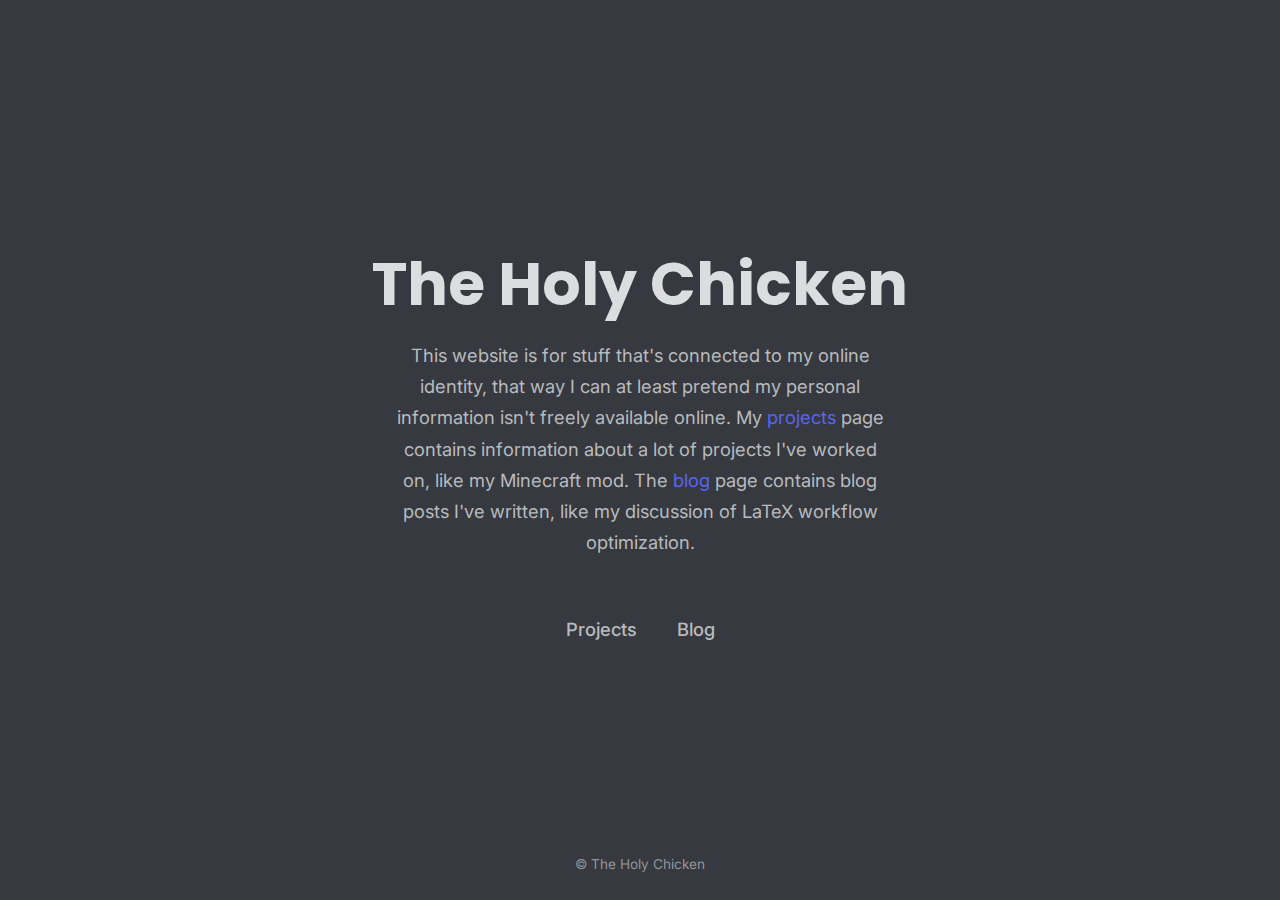
<file: index.html>
<!DOCTYPE html>
<html lang="en">
<head>
    <meta charset="UTF-8">
    <meta name="viewport" content="width=device-width, initial-scale=1.0">
    <title>The Holy Chicken</title>
    <link rel="stylesheet" href="/assets/css/theme.css">
    <link rel="stylesheet" href="/assets/css/home.css">
    <link rel="icon" href="data:image/svg+xml,<svg xmlns=%22http://www.w3.org/2000/svg%22 viewBox=%220 0 100 100%22><text y=%22.9em%22 font-size=%2290%22>🐔</text></svg>">
</head>
<body>
<div class="page-container">
    <main class="content-wrapper">
        <h1 class="site-title">The Holy Chicken</h1>
        <p class="site-description">
            This website is for stuff that's connected to my online identity, that way I can at least pretend my personal information isn't freely available online. My <a href="projects/projects.html">projects</a>
            page contains information about a lot of projects I've worked on, like my Minecraft mod. The <a href="blog/blog.html">blog</a> page contains blog posts I've written, like my discussion of LaTeX
            workflow optimization.
        </p>
        <nav class="navigation-links">
            <a href="/projects/projects.html" class="nav-link">Projects</a>
            <a href="/blog/blog.html" class="nav-link">Blog</a>
        </nav>
    </main>
    <footer class="site-footer">
        <p>&copy; The Holy Chicken<span id="year"></span></p>
    </footer>
</div>
<script src="/assets/js/year.js"></script></body>
</html>
</file>
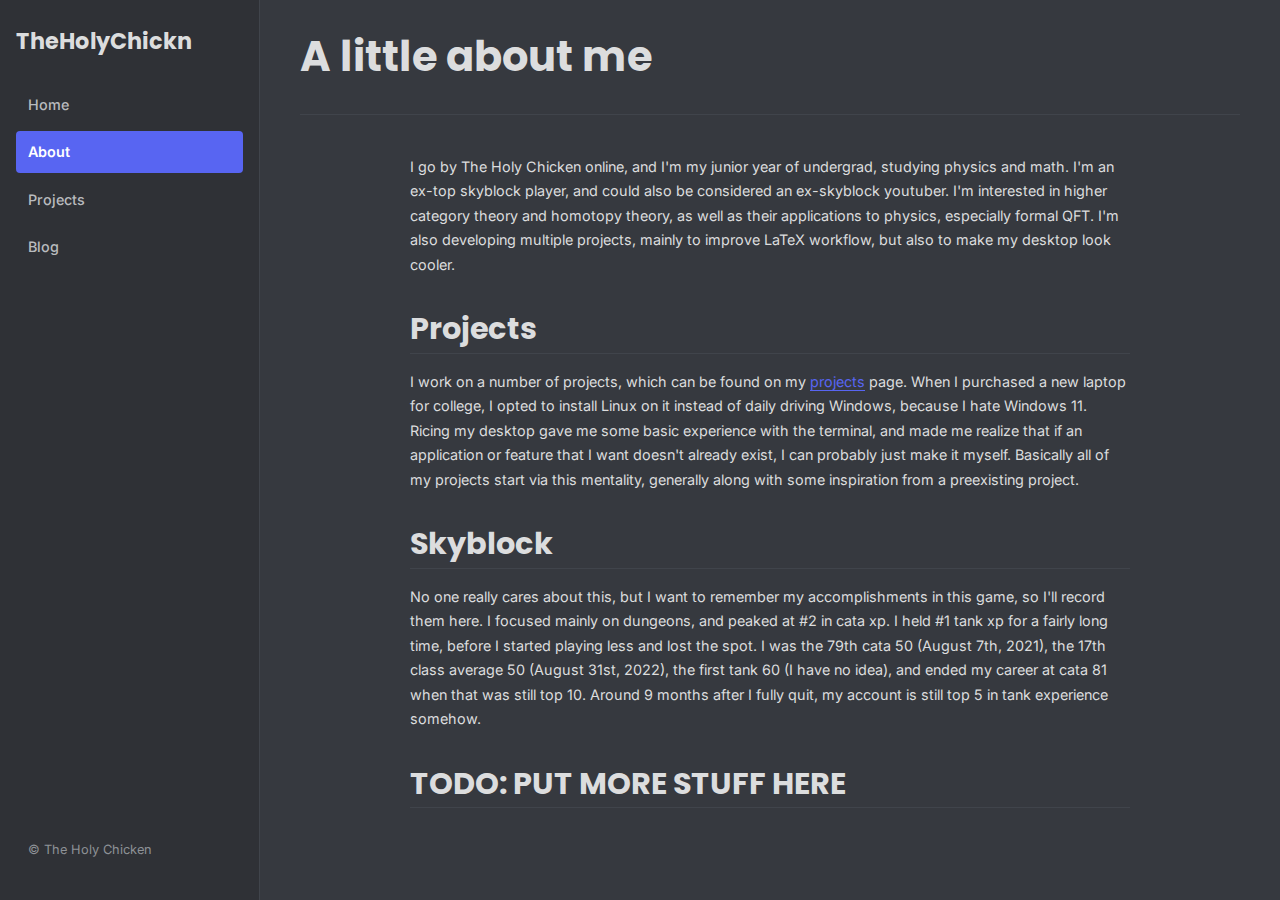
<file: about/index.html>
<!DOCTYPE html>
<html lang="en">
<head>
  <meta charset="UTF-8">
  <meta name="viewport" content="width=device-width, initial-scale=1.0">
  <title>About - TheHolyChickn</title>
  <link rel="stylesheet" href="/assets/css/theme.css">
  <link rel="stylesheet" href="/assets/css/blog.css">
  <link rel="stylesheet" href="/assets/css/post.css">
  <link rel="stylesheet" href="/assets/css/about.css">
  <link rel="icon" href="data:image/svg+xml,<svg xmlns=%22http://www.w3.org/2000/svg%22 viewBox=%220 0 100 100%22><text y=%22.9em%22 font-size=%2290%22>🐔</text></svg>">
</head>
<body>
<div class="site-wrapper">
  <aside class="sidebar-nav">
    <div class="sidebar-header">
      <a href="/index.html" class="site-logo-link">TheHolyChickn</a>
    </div>
    <nav class="main-navigation">
      <ul>
        <li><a href="/index.html" class="nav-item">Home</a></li>
        <li><a href="/about/index.html" class="nav-item active">About</a></li>
        <li><a href="/projects/index.html" class="nav-item">Projects</a></li>
        <li><a href="/blog/index.html" class="nav-item">Blog</a></li>
      </ul>
    </nav>
    <footer class="sidebar-footer">
      <p>&copy; The Holy Chicken<span id="year"></span></p>
    </footer>
  </aside>

  <main class="blog-content-area">
    <article class="article-content-wrapper">
      <header class="article-header">
        <h1 class="article-title">A little about me</h1>
      </header>

      <div class="article-content" id="mainArticleContent">
        <div class="about-container">
          <div class="about-text">
            <p>I go by The Holy Chicken online, and I'm my junior year of undergrad, studying physics and math. I'm an ex-top skyblock player, and could also be considered an ex-skyblock youtuber. I'm interested in higher category theory and homotopy theory, as well as their applications to physics, especially
              formal QFT. I'm also developing multiple projects, mainly to improve LaTeX workflow, but also to make my desktop look cooler.</p>

            <h2 id="projects">Projects</h2>
            <p>I work on a number of projects, which can be found on my <a href="/projects/index.html">projects</a> page. When I purchased a new laptop for college, I opted to install Linux on it instead of daily driving Windows, because I hate Windows 11. Ricing my desktop gave me some basic
            experience with the terminal, and made me realize that if an application or feature that I want doesn't already exist, I can probably just make it myself. Basically all of my projects start via this mentality, generally along with some inspiration from a preexisting project.</p>

            <h2 id="skyblock">Skyblock</h2>
            <p>No one really cares about this, but I want to remember my accomplishments in this game, so I'll record them here. I focused mainly on dungeons, and peaked at #2 in cata xp. I held #1 tank xp for a fairly long time, before I started playing less and lost the spot. I was the 79th cata 50 (August 7th, 2021),
            the 17th class average 50 (August 31st, 2022), the first tank 60 (I have no idea), and ended my career at cata 81 when that was still top 10. Around 9 months after I fully quit, my account is still top 5 in tank experience somehow.</p>

            <h2 id="todo">TODO: PUT MORE STUFF HERE</h2>
          </div>
        </div>
      </div>
    </article>
  </main>
</div>

<script src="/assets/js/year.js"></script>
</body>
</html>
</file>
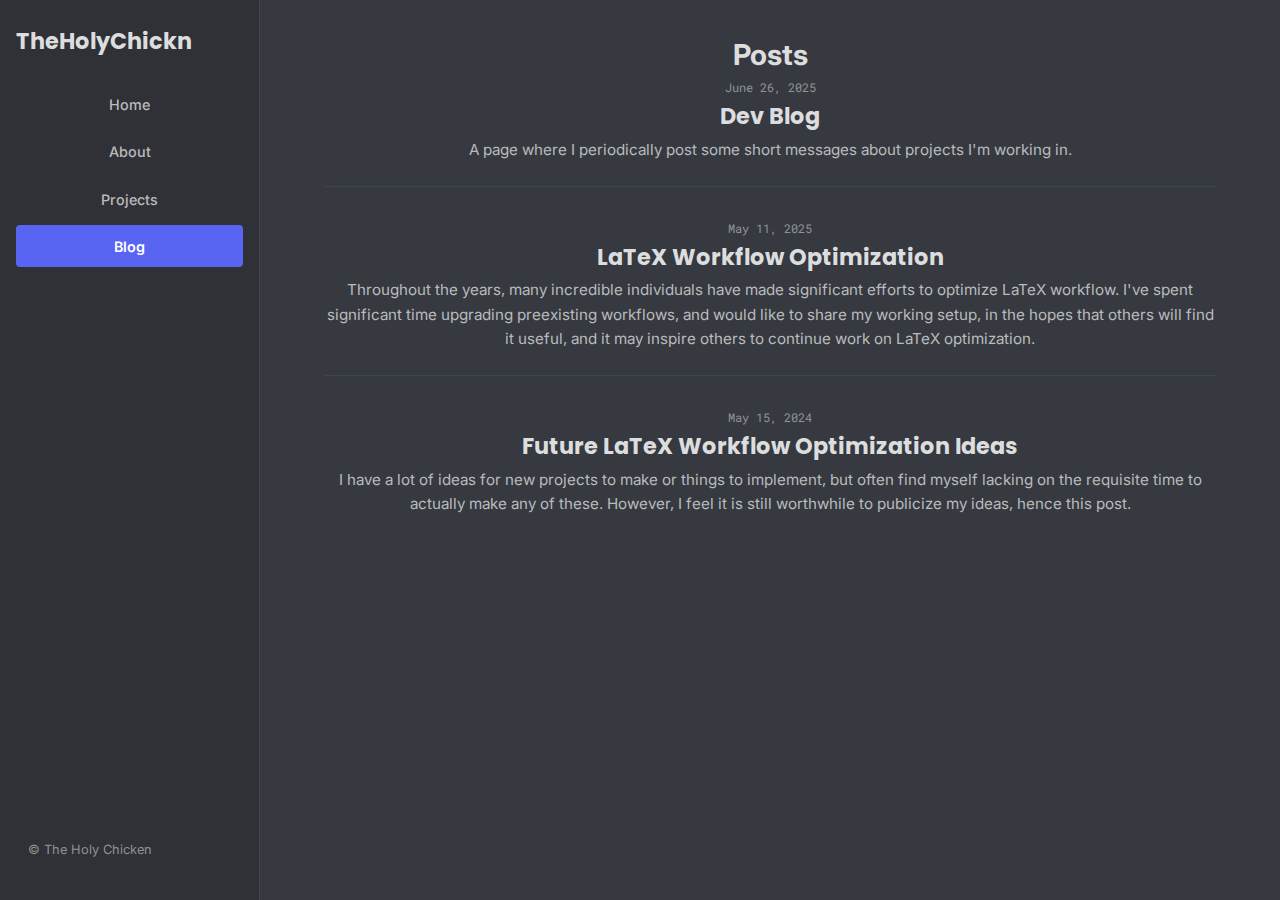
<file: blog/index.html>
<!DOCTYPE html>
<html lang="en">
<head>
  <meta charset="UTF-8">
  <meta name="viewport" content="width=device-width, initial-scale=1.0">
  <title>Blog - TheHolyChickn</title>
  <link rel="stylesheet" href="/assets/css/theme.css">
  <link rel="stylesheet" href="/assets/css/home.css">
  <link rel="stylesheet" href="/assets/css/blog.css">
  <link rel="icon" href="data:image/svg+xml,<svg xmlns=%22http://www.w3.org/2000/svg%22 viewBox=%220 0 100 100%22><text y=%22.9em%22 font-size=%2290%22>🐔</text></svg>">
</head>
<body>
<div class="site-wrapper"> <aside class="sidebar-nav">
  <div class="sidebar-header">
    <a href="/index.html" class="site-logo-link">TheHolyChickn</a>
  </div>
  <nav class="main-navigation">
    <ul>
      <li><a href="/index.html" class="nav-item">Home</a></li>
      <li><a href="/about/index.html" class="nav-item">About</a></li>
      <li><a href="/projects/index.html" class="nav-item">Projects</a></li>
      <li><a href="/blog/index.html" class="nav-item active">Blog</a></li>
    </ul>
  </nav>
  <footer class="sidebar-footer">
    <p>&copy; The Holy Chicken<span id="year"></span></p>
  </footer>
</aside>

  <main class="blog-content-area">
    <header class="blog-page-header"> <h1 class="blog-page-main-title">Posts</h1>
    </header>
    <div class="blog-post-list" id="blogPostListContainer">
      <p class="loading-message">Loading...</p>
    </div>
  </main>
</div>

<script src="/assets/js/year.js"></script>
<script src="/assets/js/blog.js"></script>
</body>
</html>
</file>
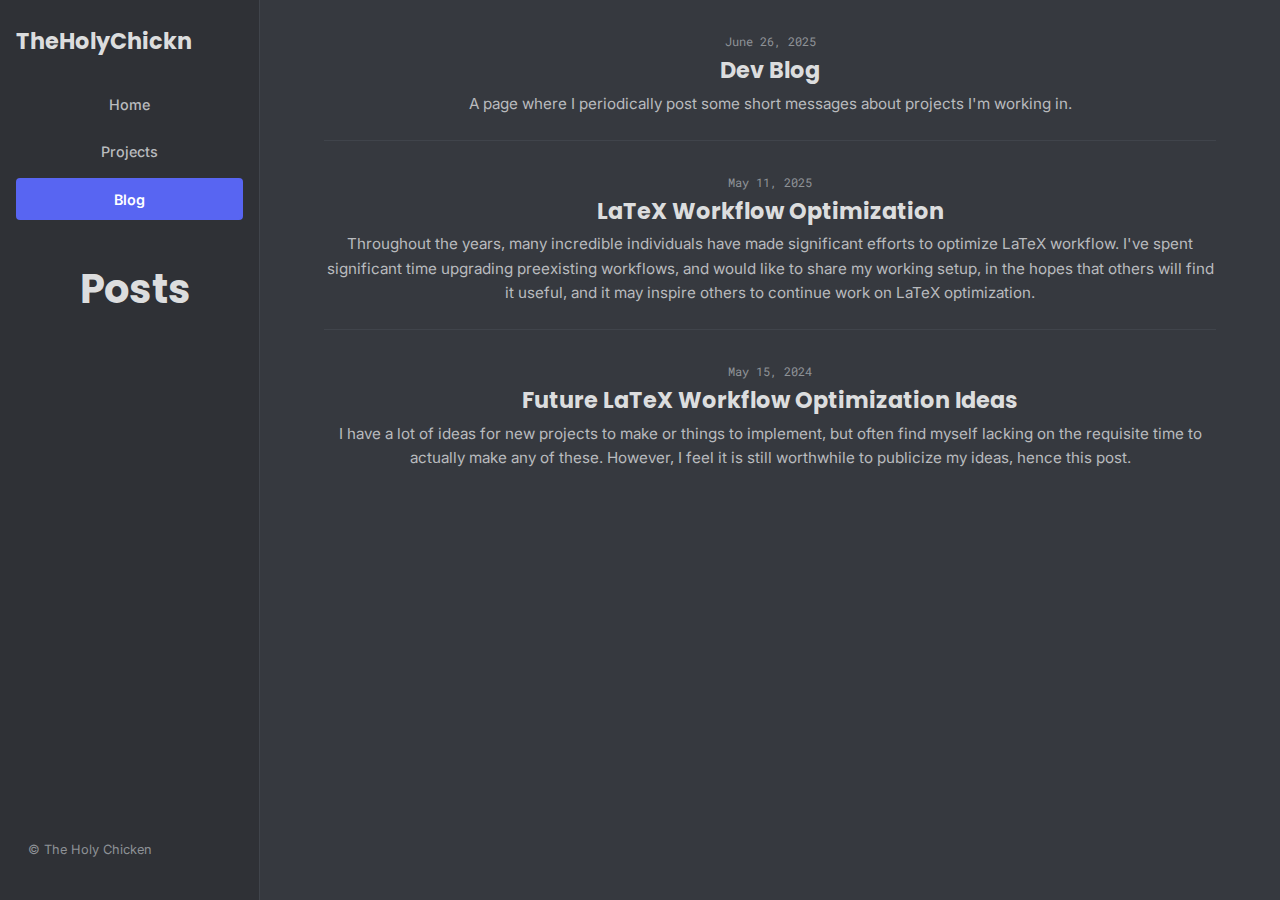
<file: blog/blog.html>
<!DOCTYPE html>
<html lang="en">
<head>
  <meta charset="UTF-8">
  <meta name="viewport" content="width=device-width, initial-scale=1.0">
  <title>Blog - TheHolyChickn</title>
  <link rel="stylesheet" href="/assets/css/theme.css">
  <link rel="stylesheet" href="/assets/css/home.css">
  <link rel="stylesheet" href="/assets/css/blog.css">
  <link rel="icon" href="data:image/svg+xml,<svg xmlns=%22http://www.w3.org/2000/svg%22 viewBox=%220 0 100 100%22><text y=%22.9em%22 font-size=%2290%22>🐔</text></svg>">
</head>
<body>
<div class="site-wrapper"> <aside class="sidebar-nav">
  <div class="sidebar-header">
    <a href="/index.html" class="site-logo-link">TheHolyChickn</a>
  </div>
  <nav class="main-navigation">
    <ul>
      <li><a href="/index.html" class="nav-item">Home</a></li>
      <li><a href="/projects/projects.html" class="nav-item">Projects</a></li>
      <li><a href="/blog/blog.html" class="nav-item active">Blog</a></li>
    </ul>
  </nav>
  <div class="sidebar-page-title">
    <h1 class="blog-main-title">Posts</h1>
  </div>
  <footer class="sidebar-footer">
    <p>&copy; The Holy Chicken<span id="year"></span></p>
  </footer>
</aside>

  <main class="blog-content-area">
    <div class="blog-post-list" id="blogPostListContainer">
      <p class="loading-message">what is this</p>
    </div>
  </main>
</div>

<script src="/assets/js/year.js"></script>
<script src="/assets/js/blog.js"></script>
</body>
</html>
</file>
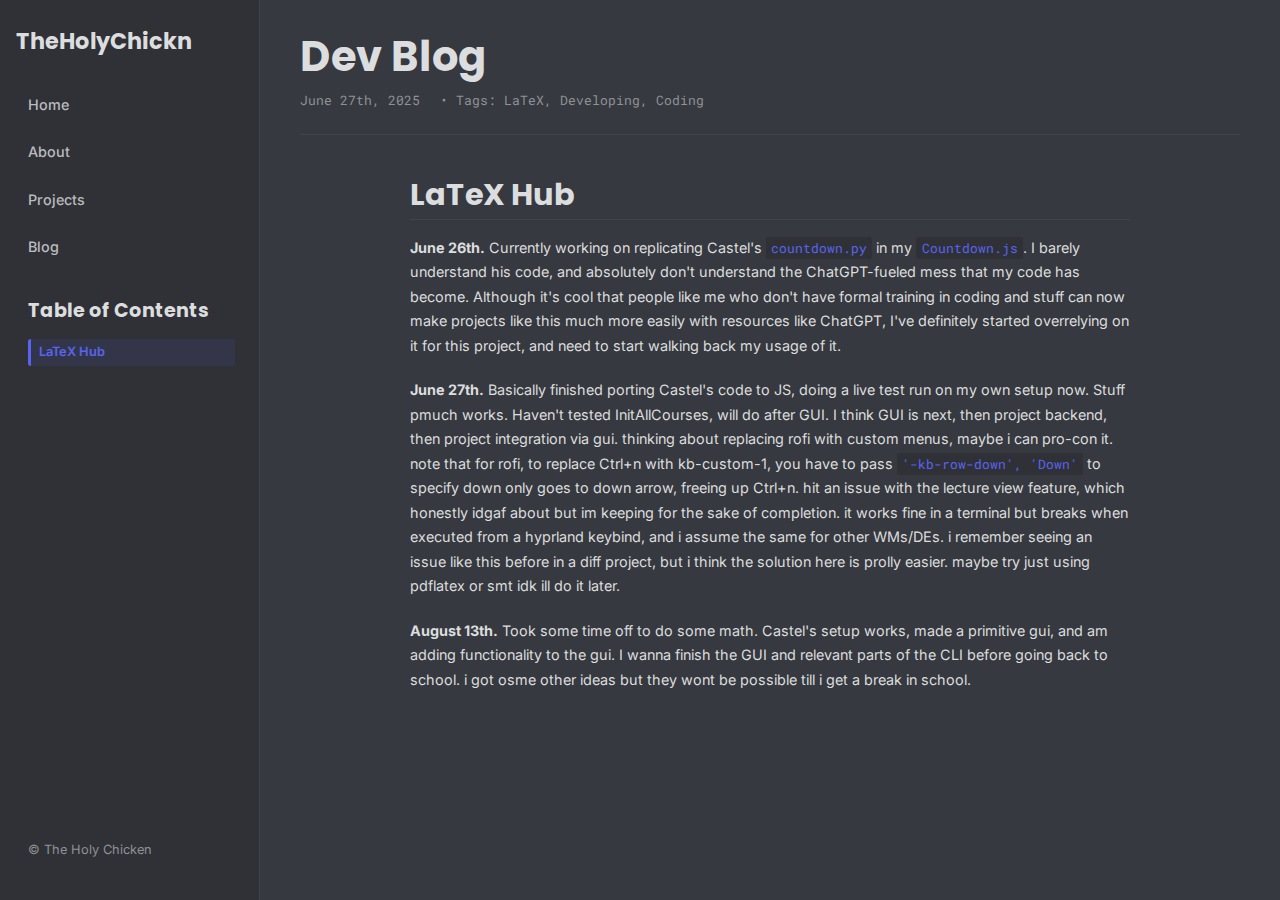
<file: blog/posts/Dev-Blog.html>
<!DOCTYPE html>
<html lang="en">
<head>
  <meta charset="UTF-8">
  <meta name="viewport" content="width=device-width, initial-scale=1.0">
  <link rel="stylesheet" href="/assets/css/theme.css">
  <link rel="stylesheet" href="/assets/css/blog.css">
  <link rel="stylesheet" href="/assets/css/post.css">
  <link rel="icon" href="data:image/svg+xml,<svg xmlns=%22http://www.w3.org/2000/svg%22 viewBox=%220 0 100 100%22><text y=%22.9em%22 font-size=%2290%22>🐔</text></svg>">

  <title>theholychickn-blog-3</title>
</head>
<body>
<div class="site-wrapper">
  <aside class="sidebar-nav">
    <div class="sidebar-header">
      <a href="/index.html" class="site-logo-link">TheHolyChickn</a>
    </div>
    <nav class="main-navigation">
      <ul>
        <li><a href="/index.html" class="nav-item">Home</a></li>
        <li><a href="/about/index.html" class="nav-item">About</a></li>
        <li><a href="/projects/index.html" class="nav-item">Projects</a></li>
        <li><a href="/blog/index.html" class="nav-item">Blog</a></li>
      </ul>
    </nav>
    <div class="sidebar-section-title-container"> <h2 class="sidebar-section-title">Table of Contents</h2> </div>
    <nav class="toc-navigation" id="tableOfContentsContainer">
    </nav>
    <footer class="sidebar-footer">
      <p>&copy; The Holy Chicken<span id="year"></span></p> </footer>
  </aside>

  <main class="blog-content-area">
    <article class="article-content-wrapper">
      <header class="article-header">
        <h1 class="article-title">Dev Blog</h1>
        <p class="article-meta">
          <span>June 27th, 2025</span>
          <span>&bull; Tags: LaTeX, Developing, Coding</span>
        </p>
      </header>

      <div class="article-content" id="mainArticleContent">
        <h2 id="latex-hub">LaTeX Hub</h2>
        <p><b>June 26th.</b> Currently working on replicating Castel's <code>countdown.py</code> in my <code>Countdown.js</code>. I barely understand his code, and absolutely don't understand the ChatGPT-fueled mess that my code has become. Although it's cool that people like me who don't have
        formal training in coding and stuff can now make projects like this much more easily with resources like ChatGPT, I've definitely started overrelying on it for this project, and need to start walking back my usage of it.</p>
        <p><b>June 27th.</b> Basically finished porting Castel's code to JS, doing a live test run on my own setup now. Stuff pmuch works. Haven't tested InitAllCourses, will do after GUI. I think GUI is next, then project backend, then project integration via gui. thinking about replacing rofi with custom menus,
        maybe i can pro-con it. note that for rofi, to replace Ctrl+n with kb-custom-1, you have to pass <code>'-kb-row-down', 'Down'</code> to specify down only goes to down arrow, freeing up Ctrl+n. hit an issue with the lecture view feature, which honestly idgaf about but im keeping for the
        sake of completion. it works fine in a terminal but breaks when executed from a hyprland keybind, and i assume the same for other WMs/DEs. i remember seeing an issue like this before in a diff project, but i think the solution here is prolly easier. maybe try just using pdflatex or smt idk ill do it later.</p>
        <p><b>August 13th.</b> Took some time off to do some math. Castel's setup works, made a primitive gui, and am adding functionality to the gui. I wanna finish the GUI and relevant parts of the CLI before going back to school. i got osme other ideas but they wont be possible till i get a break in school.</p>
      </div>
    </article>
  </main>
</div>

<script src="/assets/js/year.js"></script>
<script src="/assets/js/toc.js"></script>
</body>
</html>
</file>
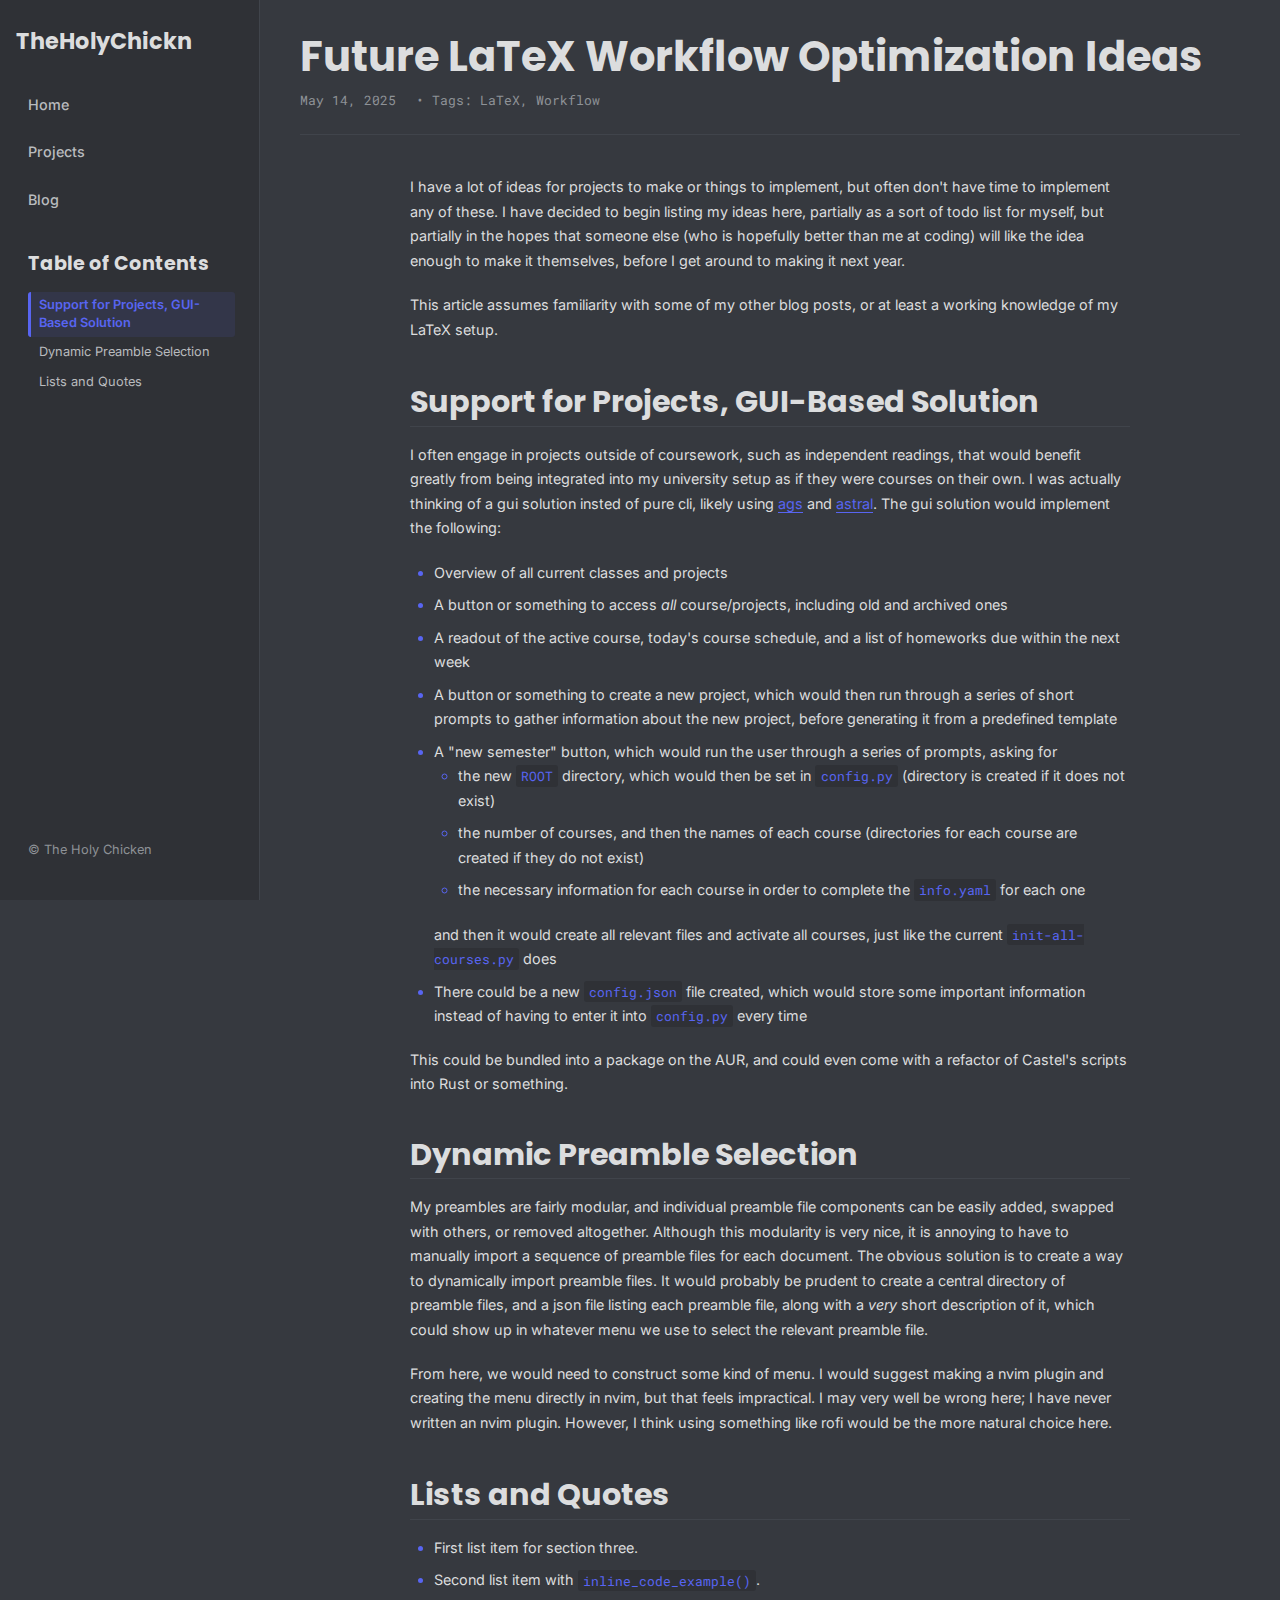
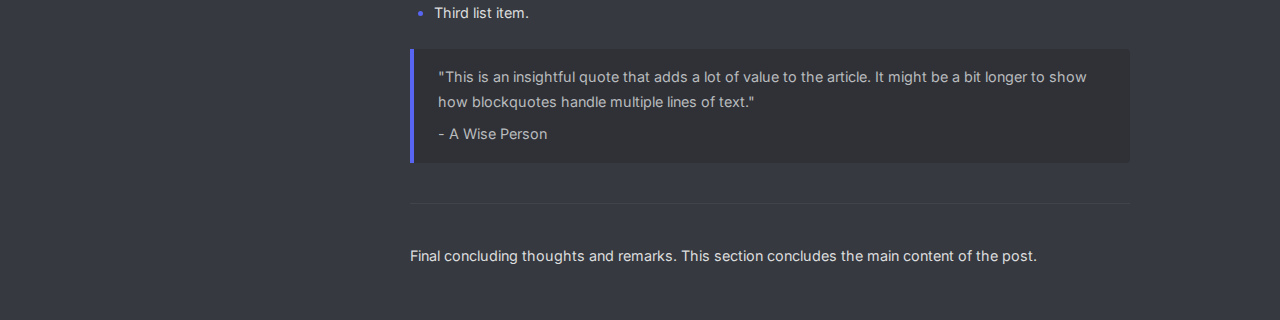
<file: blog/posts/Future-LaTeX-Workflow-Optimization-Ideas.html>
<!DOCTYPE html>
<html lang="en">
<head>
    <meta charset="UTF-8">
    <meta name="viewport" content="width=device-width, initial-scale=1.0">
    <link rel="stylesheet" href="/assets/css/theme.css">
    <link rel="stylesheet" href="/assets/css/blog.css">
    <link rel="stylesheet" href="/assets/css/post.css">

    <title>theholychickn-blog-1</title>
</head>
<body>
<div class="site-wrapper">
    <aside class="sidebar-nav">
        <div class="sidebar-header">
            <a href="/index.html" class="site-logo-link">TheHolyChickn</a>
        </div>
        <nav class="main-navigation">
            <ul>
                <li><a href="/index.html" class="nav-item">Home</a></li>
                <li><a href="/projects/projects.html" class="nav-item">Projects</a></li>
                <li><a href="/blog/blog.html" class="nav-item">Blog</a></li>
            </ul>
        </nav>
        <div class="sidebar-section-title-container"> <h2 class="sidebar-section-title">Table of Contents</h2> </div>
        <nav class="toc-navigation" id="tableOfContentsContainer">
        </nav>
        <footer class="sidebar-footer">
            <p>&copy; The Holy Chicken<span id="year"></span></p> </footer>
    </aside>

    <main class="blog-content-area">
        <article class="article-content-wrapper">
            <header class="article-header">
                <h1 class="article-title">Future LaTeX Workflow Optimization Ideas</h1>
                <p class="article-meta">
                    <span>May 14, 2025</span>
                    <span>&bull; Tags: LaTeX, Workflow</span>
                </p>
            </header>

            <div class="article-content" id="mainArticleContent">
                <p>I have a lot of ideas for projects to make or things to implement, but often don't have time to implement any of these.
                I have decided to begin listing my ideas here, partially as a sort of todo list for myself, but partially in the hopes that
                someone else (who is hopefully better than me at coding) will like the idea enough to make it themselves, before I get around
                to making it next year.</p>

                <p>This article assumes familiarity with some of my other blog posts, or at least a working knowledge of my LaTeX setup.</p>

                <h2 id="support-for-projects">Support for Projects, GUI-Based Solution</h2>
                <p>I often engage in projects outside of coursework, such as independent readings, that would benefit greatly from being integrated
                into my university setup as if they were courses on their own. I was actually thinking of a gui solution insted of pure cli,
                likely using <a href="https://github.com/aylur/ags">ags</a> and <a href="https://github.com/aylur/astral">astral</a>. The gui
                solution would implement the following:</p>
                <ul>
                    <li>Overview of all current classes and projects</li>
                    <li>A button or something to access <i>all</i> course/projects, including old and archived ones</li>
                    <li>A readout of the active course, today's course schedule, and a list of homeworks due within the next week</li>
                    <li>A button or something to create a new project, which would then run through a series of short prompts to gather
                    information about the new project, before generating it from a predefined template</li>
                    <li>A "new semester" button, which would run the user through a series of prompts, asking for
                        <ul>
                            <li>the new <code>ROOT</code> directory, which would then be set in <code>config.py</code> (directory is created if it does not exist)</li>
                            <li>the number of courses, and then the names of each course (directories for each course are created if they do not exist)</li>
                            <li>the necessary information for each course in order to complete the <code>info.yaml</code> for each one</li>
                        </ul>
                    and then it would create all relevant files and activate all courses, just like the current <code>init-all-courses.py</code> does</li>
                    <li>There could be a new <code>config.json</code> file created, which would store some important information instead of having to enter
                    it into <code>config.py</code> every time</li>
                </ul>
                This could be bundled into a package on the AUR, and could even come with a refactor of Castel's scripts into Rust or something.

                <h2 id="dynamic-preamble-selection">Dynamic Preamble Selection</h2>
                <p>My preambles are fairly modular, and individual preamble file components can be easily added, swapped with others, or removed
                altogether. Although this modularity is very nice, it is annoying to have to manually import a sequence of preamble files for
                each document. The obvious solution is to create a way to dynamically import preamble files. It would probably be prudent to
                create a central directory of preamble files, and a json file listing each preamble file, along with a <i>very</i> short
                description of it, which could show up in whatever menu we use to select the relevant preamble file.</p>

                <p>From here, we would need to construct some kind of menu. I would suggest making a nvim plugin and creating the menu directly
                in nvim, but that feels impractical. I may very well be wrong here; I have never written an nvim plugin. However, I think using
                something like rofi would be the more natural choice here. </p>

                <h2 id="section-three-lists-and-quotes">Lists and Quotes</h2>
                <ul>
                    <li>First list item for section three.</li>
                    <li>Second list item with <code>inline_code_example()</code>.</li>
                    <li>Third list item.</li>
                </ul>

                <blockquote>
                    <p>"This is an insightful quote that adds a lot of value to the article. It might be a bit longer to show how blockquotes handle multiple lines of text."</p>
                    <p>- A Wise Person</p>
                </blockquote>
                <hr>
                <p>Final concluding thoughts and remarks. This section concludes the main content of the post.</p>
            </div>
        </article>
    </main>
</div>

<script src="/assets/js/year.js"></script>
<script src="/assets/js/toc.js"></script> </body>
</html>
</file>
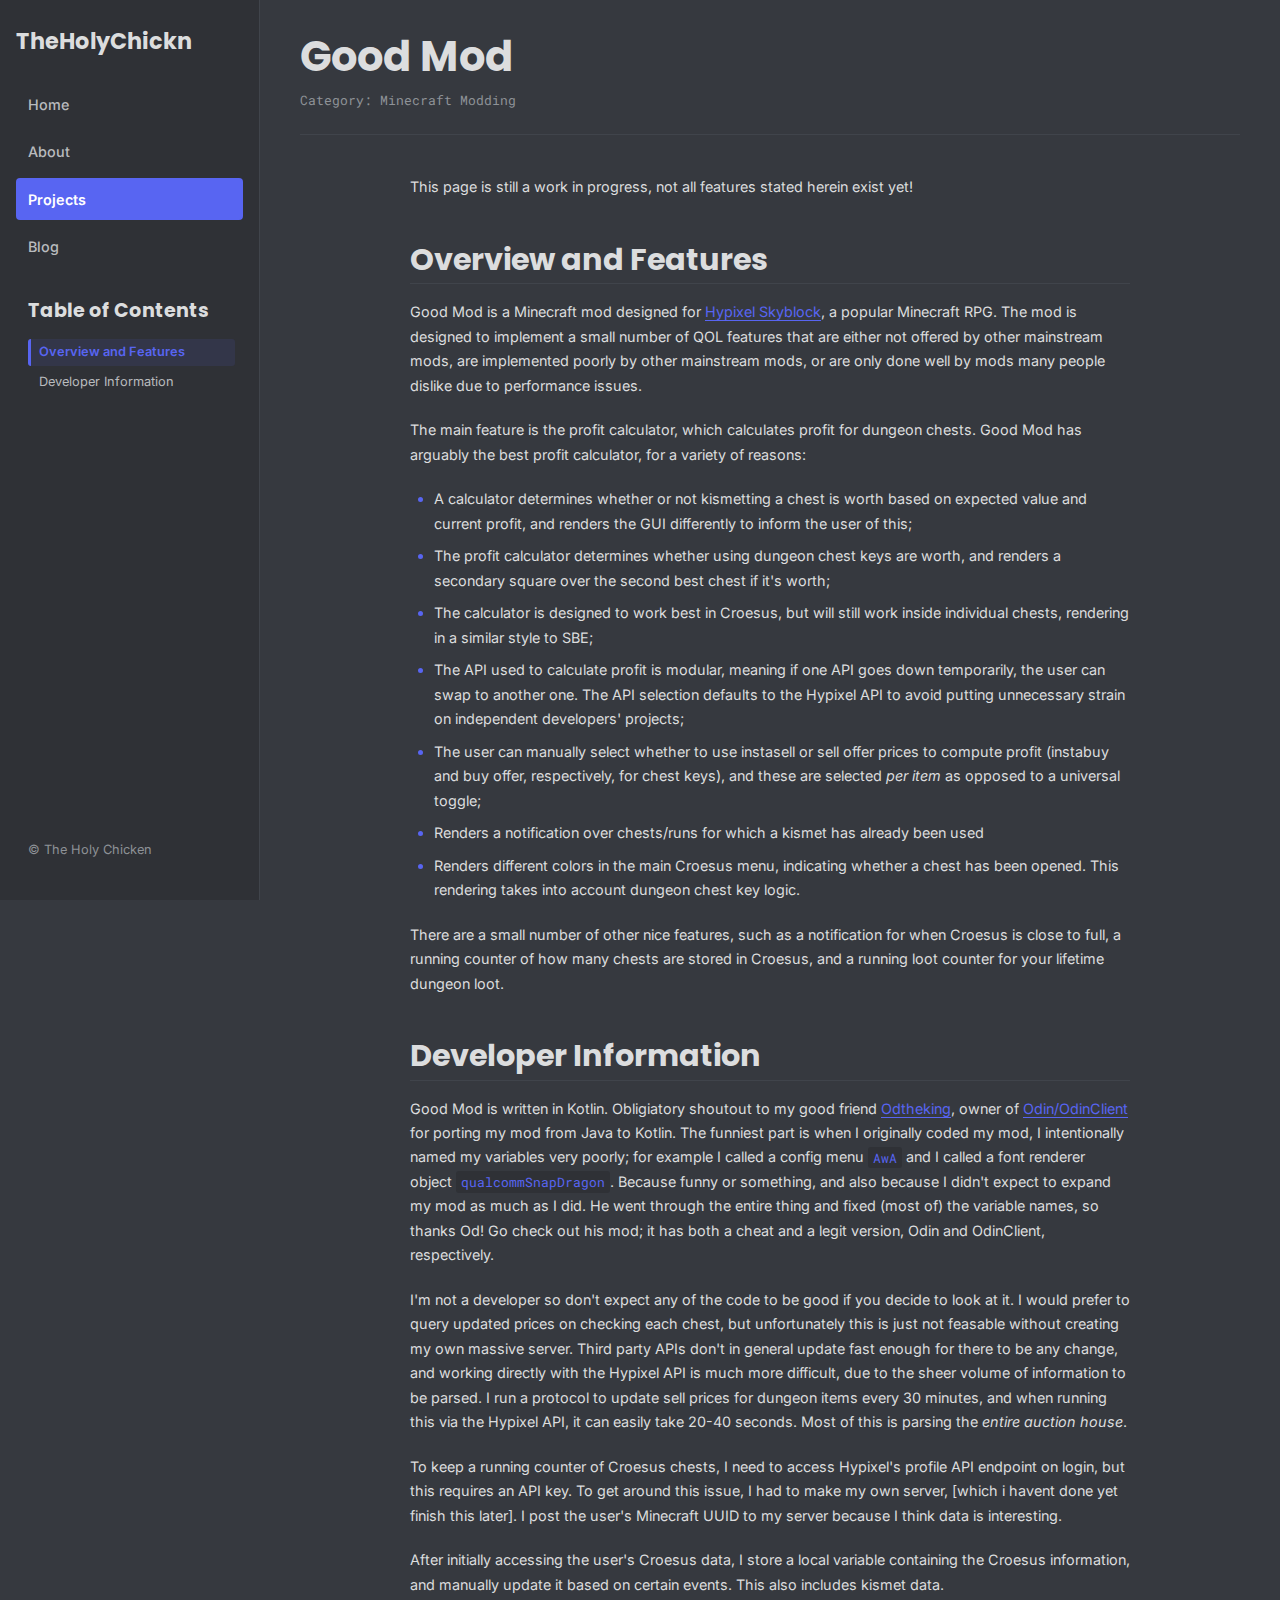
<file: projects/posts/good-mod.html>
<!DOCTYPE html>
<html lang="en">
<head>
    <meta charset="UTF-8">
    <meta name="viewport" content="width=device-width, initial-scale=1.0">
    <title>Good Mod - TheHolyChickn</title>
    <link rel="stylesheet" href="/assets/css/theme.css">
    <link rel="stylesheet" href="/assets/css/blog.css">
    <link rel="stylesheet" href="/assets/css/post.css">
    <link rel="icon" href="data:image/svg+xml,<svg xmlns=%22http://www.w3.org/2000/svg%22 viewBox=%220 0 100 100%22><text y=%22.9em%22 font-size=%2290%22>🐔</text></svg>">
</head>
<body>
<div class="site-wrapper">
    <aside class="sidebar-nav">
        <div class="sidebar-header">
            <a href="/index.html" class="site-logo-link">TheHolyChickn</a>
        </div>
        <nav class="main-navigation">
            <ul>
                <li><a href="/index.html" class="nav-item">Home</a></li>
                <li><a href="/about/index.html" class="nav-item">About</a></li>
                <li><a href="/projects/index.html" class="nav-item active">Projects</a></li>
                <li><a href="/blog/index.html" class="nav-item">Blog</a></li>
            </ul>
        </nav>
        <div class="sidebar-section-title-container">
            <h2 class="sidebar-section-title">Table of Contents</h2>
        </div>
        <nav class="toc-navigation" id="tableOfContentsContainer"></nav>
        <footer class="sidebar-footer">
            <p>&copy; The Holy Chicken<span id="year"></span></p>
        </footer>
    </aside>

    <main class="blog-content-area">
        <article class="article-content-wrapper">
            <header class="article-header">
                <h1 class="article-title">Good Mod</h1>
                <p class="article-meta">
                    <span>Category: Minecraft Modding</span>
                </p>
            </header>

            <div class="article-content" id="mainArticleContent">
                 <p>This page is still a work in progress, not all features stated herein exist yet!</p>

                <h2 id="section-one">Overview and Features</h2>
                <p>Good Mod is a Minecraft mod designed for <a href="https://hypixel.net/">Hypixel Skyblock</a>, a popular Minecraft RPG. The mod is designed to implement a small number of QOL features that are either not offered by other mainstream mods, are implemented poorly by other mainstream mods,
                or are only done well by mods many people dislike due to performance issues.</p>
                <p>The main feature is the profit calculator, which calculates profit for dungeon chests. Good Mod has arguably the best profit calculator, for a variety of reasons:</p>
                <ul>
                <li>A calculator determines whether or not kismetting a chest is worth based on expected value and current profit, and renders the GUI differently to inform the user of this;</li>
                <li>The profit calculator determines whether using dungeon chest keys are worth, and renders a secondary square over the second best chest if it's worth;</li>
                <li>The calculator is designed to work best in Croesus, but will still work inside individual chests, rendering in a similar style to SBE;</li>
                <li>The API used to calculate profit is modular, meaning if one API goes down temporarily, the user can swap to another one. The API selection defaults to the Hypixel API to avoid putting unnecessary strain on independent developers' projects;</li>
                <li>The user can manually select whether to use instasell or sell offer prices to compute profit (instabuy and buy offer, respectively, for chest keys), and these are selected <i>per item</i> as opposed to a universal toggle;</li>
                <li>Renders a notification over chests/runs for which a kismet has already been used</li>
                <li>Renders different colors in the main Croesus menu, indicating whether a chest has been opened. This rendering takes into account dungeon chest key logic.</li>
                </ul>
                <p>There are a small number of other nice features, such as a notification for when Croesus is close to full, a running counter of how many chests are stored in Croesus, and a running loot counter for your lifetime dungeon loot.</p>

                <h2 id="section-two">Developer Information</h2>
                <p>Good Mod is written in Kotlin. Obligiatory shoutout to my good friend <a href="https://github.com/odtheking">Odtheking</a>, owner of <a href="https://github.com/odtheking/Odin">Odin/OdinClient</a> for porting my mod from Java to Kotlin. The funniest part is when I originally coded
                my mod, I intentionally named my variables very poorly; for example I called a config menu <code>AwA</code> and I called a font renderer object <code>qualcommSnapDragon</code>. Because funny or something, and also because I didn't expect to expand my mod as much as I did.
                He went through the entire thing and fixed (most of) the variable names, so thanks Od! Go check out his mod; it has both a cheat and a legit version, Odin and OdinClient, respectively.</p>

                <p>I'm not a developer so don't expect any of the code to be good if you decide to look at it. I would prefer to query updated prices on checking each chest, but unfortunately this is just not feasable without creating my own massive server. Third party APIs don't in general update fast enough
                for there to be any change, and working directly with the Hypixel API is much more difficult, due to the sheer volume of information to be parsed. I run a protocol to update sell prices for dungeon items every 30 minutes, and when running this via the Hypixel API, it can easily take 20-40
                seconds. Most of this is parsing the <i>entire auction house</i>.</p>

                <p>To keep a running counter of Croesus chests, I need to access Hypixel's profile API endpoint on login, but this requires an API key. To get around this issue, I had to make my own server, [which i havent done yet finish this later]. I post the user's Minecraft UUID to my server because
                I think data is interesting.</p>

                <p>After initially accessing the user's Croesus data, I store a local variable containing the Croesus information, and manually update it based on certain events. This also includes kismet data.</p>

            </div>
        </article>
    </main>
</div>

<script src="/assets/js/year.js"></script>
<script src="/assets/js/toc.js"></script>
</body>
</html>
</file>
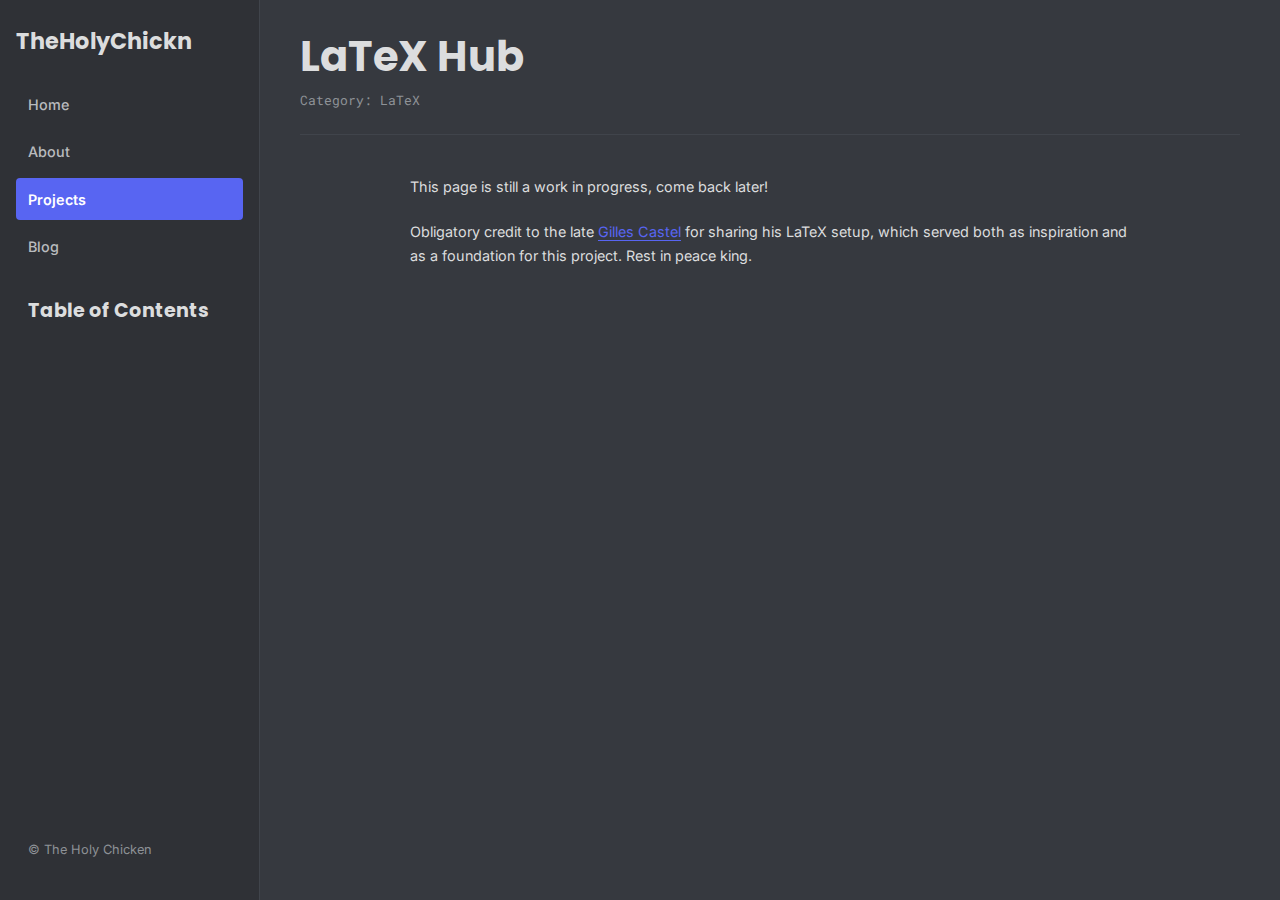
<file: projects/posts/latex-hub.html>
<!DOCTYPE html>
<html lang="en">
<head>
  <meta charset="UTF-8">
  <meta name="viewport" content="width=device-width, initial-scale=1.0">
  <title>LaTeX Hub - TheHolyChickn</title>
  <link rel="stylesheet" href="/assets/css/theme.css">
  <link rel="stylesheet" href="/assets/css/blog.css">
  <link rel="stylesheet" href="/assets/css/post.css">
  <link rel="icon" href="data:image/svg+xml,<svg xmlns=%22http://www.w3.org/2000/svg%22 viewBox=%220 0 100 100%22><text y=%22.9em%22 font-size=%2290%22>🐔</text></svg>">
</head>
<body>
<div class="site-wrapper">
  <aside class="sidebar-nav">
    <div class="sidebar-header">
      <a href="/index.html" class="site-logo-link">TheHolyChickn</a>
    </div>
    <nav class="main-navigation">
      <ul>
        <li><a href="/index.html" class="nav-item">Home</a></li>
        <li><a href="/about/index.html" class="nav-item">About</a></li>
        <li><a href="/projects/index.html" class="nav-item active">Projects</a></li>
        <li><a href="/blog/index.html" class="nav-item">Blog</a></li>
      </ul>
    </nav>
    <div class="sidebar-section-title-container">
      <h2 class="sidebar-section-title">Table of Contents</h2>
    </div>
    <nav class="toc-navigation" id="tableOfContentsContainer"></nav>
    <footer class="sidebar-footer">
      <p>&copy; The Holy Chicken<span id="year"></span></p>
    </footer>
  </aside>

  <main class="blog-content-area">
    <article class="article-content-wrapper">
      <header class="article-header">
        <h1 class="article-title">LaTeX Hub</h1>
        <p class="article-meta">
          <span>Category: LaTeX</span>
        </p>
      </header>

      <div class="article-content" id="mainArticleContent">
        <p>This page is still a work in progress, come back later!</p>

        <p>Obligatory credit to the late <a href="https://castel.dev">Gilles Castel</a> for sharing his LaTeX setup, which served both as inspiration and as a foundation for this project. Rest in peace king.</p>
        <!--<h2 id="section-one">Overview</h2>
        <p>LaTeX hub is a Linux based application that makes working with projects and course files in LaTeX extremely easy, even for those with little to no programming experience.</p>
        <p>All the original functionality of Gilles Castel's setup is included, including commands to create/edit lecture files, initiate course files, dynamically switch the active course based on a Google calendar, and so on. Read his <a href="https://castel.dev/post/lecture-notes-3/">third blog post</a>
          for a better description of these features (or just read the project's <a href="https://github.com/TheHolyChickn/latex-hub/wiki/Documentation">documentation</a>, which is honestly better). His setup also includes an extension I made to manage homework assignments. The cli-based
          implementation has been kept, and all gui elements that will be discussed later are <i>in addition to</i> the cli implementation.</p>
        <p>The functionality of the project also extends to  "LaTeX projects", which are basically files other than lecture notes. </p>

        <h3 id="subsection-a">Customization</h3>

        <h2 id="section-two">Developer's Remarks</h2>
        <p>I didn't originally intend to release the project publicly, so I was (and am still not) worried about cross-platform compatibility. I use Linux, and am only concerned with compatibility within Linux. I have some familiarity working with Gtk widgets, so with all this in mind, I decided
          to make the Gui with Gtk, and ended up choosing to implement it in JavaScript. I have absolutely no knowledge of JavaScript, so a <i>lot</i> of the code is AI generated, and the parts written by me are likely much worse. If you would like to modify the code yourself, proceed with caution
          I guess.</p>

        <pre><code class="language-javascript">// Example code block
function greet() {
    console.log("Hello, world!");
}</code></pre>-->

      </div>
    </article>
  </main>
</div>

<script src="/assets/js/year.js"></script>
<script src="/assets/js/toc.js"></script>
</body>
</html>
</file>
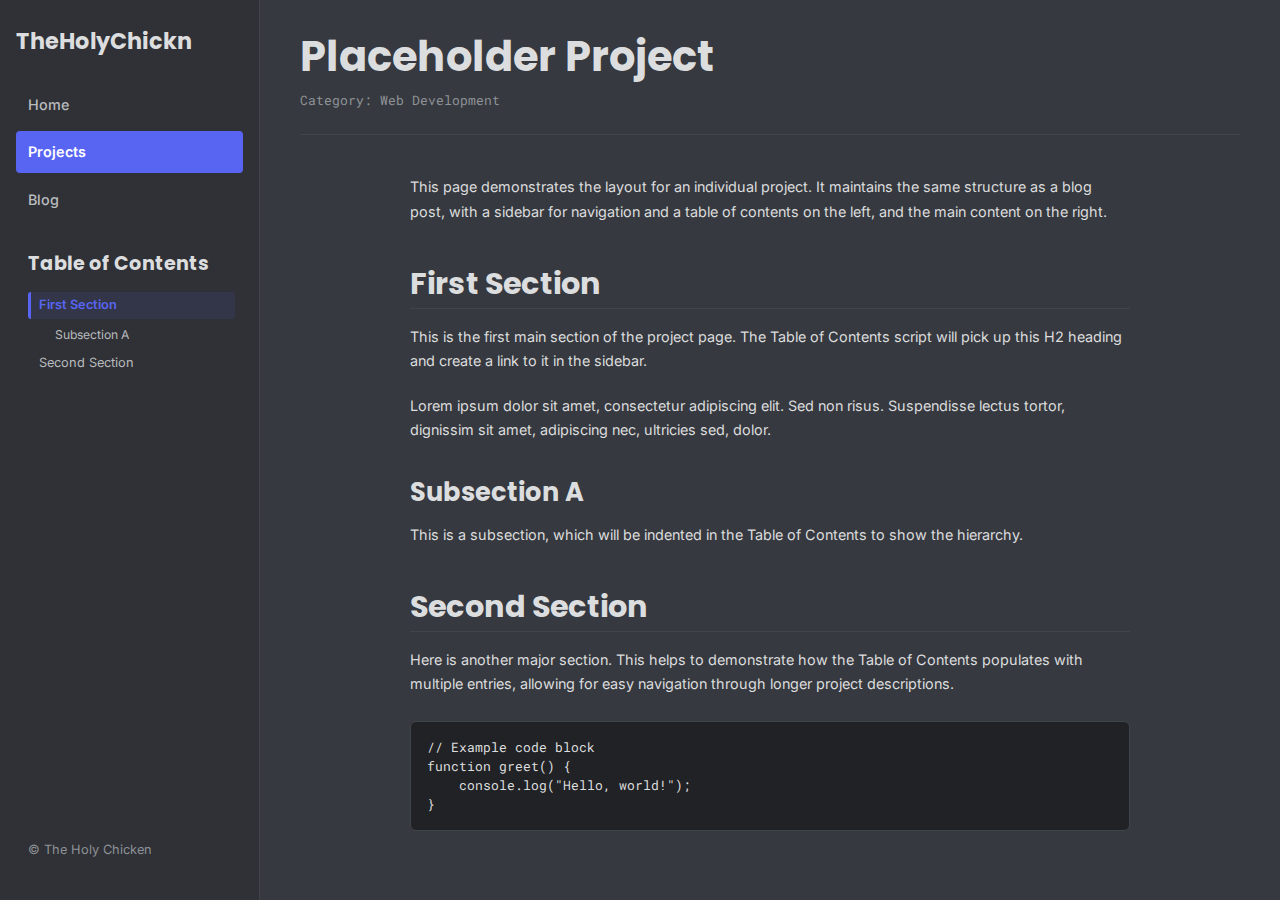
<file: projects/posts/placeholder-project.html>
<!DOCTYPE html>
<html lang="en">
<head>
  <meta charset="UTF-8">
  <meta name="viewport" content="width=device-width, initial-scale=1.0">
  <title>Placeholder Project - TheHolyChickn</title>
  <link rel="stylesheet" href="/assets/css/theme.css">
  <link rel="stylesheet" href="/assets/css/blog.css">
  <link rel="stylesheet" href="/assets/css/post.css">
  <link rel="icon" href="data:image/svg+xml,<svg xmlns=%22http://www.w3.org/2000/svg%22 viewBox=%220 0 100 100%22><text y=%22.9em%22 font-size=%2290%22>🐔</text></svg>">
</head>
<body>
<div class="site-wrapper">
  <aside class="sidebar-nav">
    <div class="sidebar-header">
      <a href="/index.html" class="site-logo-link">TheHolyChickn</a>
    </div>
    <nav class="main-navigation">
      <ul>
        <li><a href="/index.html" class="nav-item">Home</a></li>
        <li><a href="/projects/index.html" class="nav-item active">Projects</a></li>
        <li><a href="/blog/index.html" class="nav-item">Blog</a></li>
      </ul>
    </nav>
    <div class="sidebar-section-title-container">
      <h2 class="sidebar-section-title">Table of Contents</h2>
    </div>
    <nav class="toc-navigation" id="tableOfContentsContainer"></nav>
    <footer class="sidebar-footer">
      <p>&copy; The Holy Chicken<span id="year"></span></p>
    </footer>
  </aside>

  <main class="blog-content-area">
    <article class="article-content-wrapper">
      <header class="article-header">
        <h1 class="article-title">Placeholder Project</h1>
        <p class="article-meta">
          <span>Category: Web Development</span>
        </p>
      </header>

      <div class="article-content" id="mainArticleContent">
        <p>This page demonstrates the layout for an individual project. It maintains the same structure as a blog post, with a sidebar for navigation and a table of contents on the left, and the main content on the right.</p>

        <h2 id="section-one">First Section</h2>
        <p>This is the first main section of the project page. The Table of Contents script will pick up this H2 heading and create a link to it in the sidebar.</p>
        <p>Lorem ipsum dolor sit amet, consectetur adipiscing elit. Sed non risus. Suspendisse lectus tortor, dignissim sit amet, adipiscing nec, ultricies sed, dolor.</p>

        <h3 id="subsection-a">Subsection A</h3>
        <p>This is a subsection, which will be indented in the Table of Contents to show the hierarchy.</p>

        <h2 id="section-two">Second Section</h2>
        <p>Here is another major section. This helps to demonstrate how the Table of Contents populates with multiple entries, allowing for easy navigation through longer project descriptions.</p>
        <pre><code class="language-javascript">// Example code block
function greet() {
    console.log("Hello, world!");
}</code></pre>

      </div>
    </article>
  </main>
</div>

<script src="/assets/js/year.js"></script>
<script src="/assets/js/toc.js"></script>
</body>
</html>
</file>
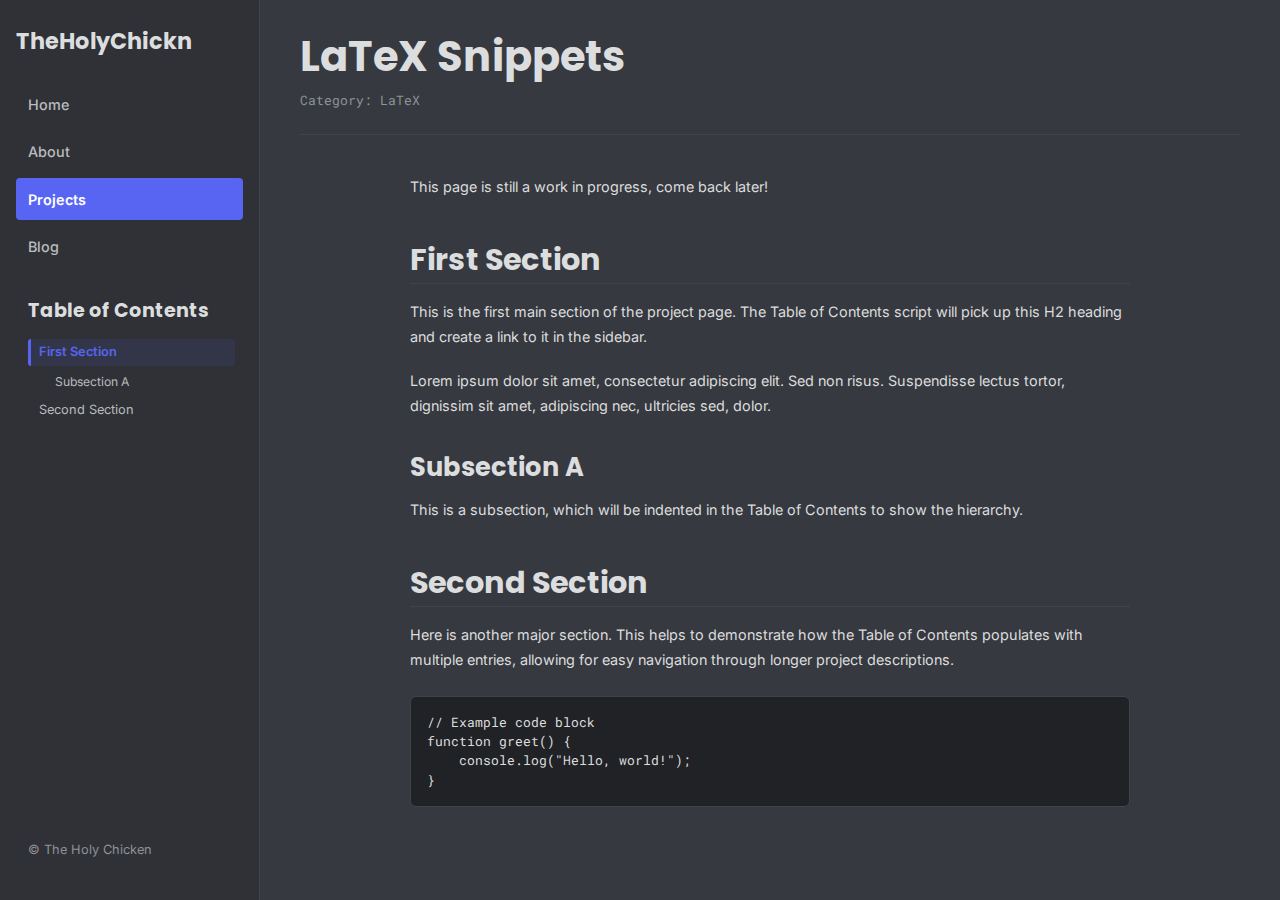
<file: projects/posts/snippets.html>
<!DOCTYPE html>
<html lang="en">
<head>
    <meta charset="UTF-8">
    <meta name="viewport" content="width=device-width, initial-scale=1.0">
    <title>LaTeX Snippets - TheHolyChickn</title>
    <link rel="stylesheet" href="/assets/css/theme.css">
    <link rel="stylesheet" href="/assets/css/blog.css">
    <link rel="stylesheet" href="/assets/css/post.css">
    <link rel="icon" href="data:image/svg+xml,<svg xmlns=%22http://www.w3.org/2000/svg%22 viewBox=%220 0 100 100%22><text y=%22.9em%22 font-size=%2290%22>🐔</text></svg>">
</head>
<body>
<div class="site-wrapper">
    <aside class="sidebar-nav">
        <div class="sidebar-header">
            <a href="/index.html" class="site-logo-link">TheHolyChickn</a>
        </div>
        <nav class="main-navigation">
            <ul>
                <li><a href="/index.html" class="nav-item">Home</a></li>
                <li><a href="/about/index.html" class="nav-item">About</a></li>
                <li><a href="/projects/index.html" class="nav-item active">Projects</a></li>
                <li><a href="/blog/index.html" class="nav-item">Blog</a></li>
            </ul>
        </nav>
        <div class="sidebar-section-title-container">
            <h2 class="sidebar-section-title">Table of Contents</h2>
        </div>
        <nav class="toc-navigation" id="tableOfContentsContainer"></nav>
        <footer class="sidebar-footer">
            <p>&copy; The Holy Chicken<span id="year"></span></p>
        </footer>
    </aside>

    <main class="blog-content-area">
        <article class="article-content-wrapper">
            <header class="article-header">
                <h1 class="article-title">LaTeX Snippets</h1>
                <p class="article-meta">
                    <span>Category: LaTeX</span>
                </p>
            </header>

            <div class="article-content" id="mainArticleContent">
                <p>This page is still a work in progress, come back later!</p>

                <h2 id="section-one">First Section</h2>
                <p>This is the first main section of the project page. The Table of Contents script will pick up this H2 heading and create a link to it in the sidebar.</p>
                <p>Lorem ipsum dolor sit amet, consectetur adipiscing elit. Sed non risus. Suspendisse lectus tortor, dignissim sit amet, adipiscing nec, ultricies sed, dolor.</p>

                <h3 id="subsection-a">Subsection A</h3>
                <p>This is a subsection, which will be indented in the Table of Contents to show the hierarchy.</p>

                <h2 id="section-two">Second Section</h2>
                <p>Here is another major section. This helps to demonstrate how the Table of Contents populates with multiple entries, allowing for easy navigation through longer project descriptions.</p>
                <pre><code class="language-javascript">// Example code block
function greet() {
    console.log("Hello, world!");
}</code></pre>

            </div>
        </article>
    </main>
</div>

<script src="/assets/js/year.js"></script>
<script src="/assets/js/toc.js"></script>
</body>
</html>
</file>
<file: assets/css/theme.css>
/* assets/css/theme.css */
@import url('https://fonts.googleapis.com/css2?family=Poppins:wght@600;700&family=Inter:wght@400;500&family=Roboto+Mono:wght@400&display=swap');

:root {
    --bg-main: #36393F;
    --bg-secondary: #2F3136;
    --bg-tertiary: #202225;
    --text-primary: #DCDDDE;
    --text-secondary: #B9BBBE;
    --text-muted: #8E9297;
    --accent-primary: #5865F2;
    --accent-hover: #7289DA;
    --border-color-subtle: #40444B;
    --interactive-normal: #40444B;
    --interactive-hover: #4F545C;
    --interactive-active: var(--accent-primary);

    --font-title: 'Poppins', 'Helvetica Neue', Helvetica, Arial, sans-serif;
    --font-body: 'Inter', 'Helvetica Neue', Helvetica, Arial, sans-serif;
    --font-date: 'Roboto Mono', 'SFMono-Regular', Consolas, monospace;
    --font-mono: 'Roboto Mono', 'SFMono-Regular', Consolas, monospace;
    --transition-smooth: 0.2s ease-in-out;

    --fs-base: 0.9rem;
    --fs-sm: 0.8rem;
    --fs-xs: 0.75rem;
    --fs-h1: clamp(1.8rem, 5vw, 2.5rem);
    --fs-h2-entry: clamp(1.1rem, 3vw, 1.4rem);
    --fs-p-entry: clamp(0.85rem, 2.5vw, 0.95rem);
}

/* Basic Global Resets and Body Defaults */
*, *::before, *::after {
    box-sizing: border-box;
    margin: 0;
    padding: 0;
}

html {
    font-size: 100%; /* For rem unit calculation */
    scroll-behavior: smooth;
}

body {
    font-family: var(--font-body);
    background-color: var(--bg-main);
    color: var(--text-primary);
    font-size: var(--fs-base);
    line-height: 1.6;
    -webkit-font-smoothing: antialiased;
    -moz-osx-font-smoothing: grayscale;
    margin: 0; /* Ensure body margin is reset here */
}

a { /* Basic link styling - can be overridden */
    color: var(--accent-primary);
    text-decoration: none;
    transition: color var(--transition-smooth);
}

a:hover {
    color: var(--accent-hover);
}
</file>
<file: assets/css/home.css>
@import url('https://fonts.googleapis.com/css2?family=Poppins:wght@600;700&family=Inter:wght@400;500&display=swap');


*, *::before, *::after {
    box-sizing: border-box;
    margin: 0;
    padding: 0;
}

html, body {
    height: 100%;
}

body {
    font-family: var(--font-body);
    background-color: var(--bg-main);
    color: var(--text-primary);
    display: flex;
    align-items: center;
    justify-content: center;
    text-align: center;
    padding: 1.5rem; /* Slightly more padding for a more open feel */
    overflow: hidden;
    -webkit-font-smoothing: antialiased;
    -moz-osx-font-smoothing: grayscale;
}

.page-container {
    display: flex;
    flex-direction: column;
    align-items: center;
    justify-content: center;
    width: 100%;
    max-width: 650px; /* Slightly wider max-width */
    min-height: 70vh; /* Adjust as needed */
}

.content-wrapper {
    /* Content is centered by page-container's flex properties */
}

.site-title {
    font-family: var(--font-title);
    font-weight: 700; /* Bold for Poppins */
    font-size: clamp(2.2rem, 8vw, 3.75rem); /* Adjusted size for Poppins */
    color: var(--text-primary);
    margin-bottom: 1.25rem;
    line-height: 1.2;
}

.site-description {
    font-size: clamp(1rem, 2.5vw, 1.15rem); /* Slightly larger base for description */
    color: var(--text-secondary);
    line-height: 1.7;
    margin-bottom: 3rem; /* More space before links */
    max-width: 500px;
    margin-left: auto;
    margin-right: auto;
}

.navigation-links {
    display: flex;
    justify-content: center;
    gap: 2rem; /* More generous gap between links */
}

.nav-link {
    font-family: var(--font-body); /* Using body font for link consistency */
    font-weight: 500; /* Medium weight */
    font-size: clamp(1rem, 2.8vw, 1.15rem);
    color: var(--text-secondary);
    text-decoration: none;
    padding: 0.5rem 0.25rem; /* Padding for hover underline space */
    position: relative;
    transition: color var(--transition-smooth);
}

.nav-link::after { /* Subtle underline effect */
    content: '';
    position: absolute;
    width: 100%;
    height: 2px;
    bottom: 0;
    left: 0;
    background-color: var(--accent-primary);
    transform: scaleX(0); /* Initially hidden */
    transform-origin: center;
    transition: transform var(--transition-smooth);
}

.nav-link:hover {
    color: var(--accent-primary);
}

.nav-link:hover::after {
    transform: scaleX(0.6); /* Underline doesn't span full width for subtlety */
}

/* Minimal Footer */
.site-footer {
    position: absolute;
    bottom: 1.5rem; /* Slightly more space from bottom */
    left: 50%;
    transform: translateX(-50%);
    font-family: var(--font-body);
    font-size: 0.85rem;
    color: var(--text-secondary);
    opacity: 0.7;
}

a {
    color: var(--accent-primary);
    text-decoration: none;
    transition: color var(--transition-smooth);
}

a:hover {
    color: var(--accent-hover);
}
</file>
<file: assets/css/blog.css>
body {
    font-family: var(--font-body);
    background-color: var(--bg-main);
    color: var(--text-primary);
    margin: 0;
    font-size: var(--fs-base);
    line-height: 1.6;
    -webkit-font-smoothing: antialiased;
    -moz-osx-font-smoothing: grayscale;
}

.site-wrapper {
    display: flex;
    min-height: 100vh;
}

/* Sidebar Navigation (Left Column) */
.sidebar-nav {
    width: 260px; /* Fixed width for the sidebar */
    background-color: var(--bg-secondary);
    padding: 1.5rem 1rem;
    display: flex;
    flex-direction: column;
    border-right: 1px solid var(--border-color-subtle);
    position: fixed; /* Fixed position */
    left: 0;
    top: 0;
    height: 100vh;
    overflow-y: auto; /* Scroll if content overflows */
}

.sidebar-header {
    margin-bottom: 1.5rem;
    text-align: left;
}

.site-logo-link {
    font-family: var(--font-title);
    font-weight: 700;
    font-size: 1.4rem; /* Smaller logo */
    color: var(--text-primary);
    text-decoration: none;
    transition: color var(--transition-smooth);
}
.site-logo-link:hover {
    color: var(--accent-primary);
}

.main-navigation ul {
    list-style: none;
    padding: 0;
    margin: 0;
}

.main-navigation .nav-item {
    display: block;
    font-family: var(--font-body);
    font-weight: 500;
    font-size: var(--fs-base); /* Using base size for nav items */
    color: var(--text-secondary);
    text-decoration: none;
    padding: 0.6rem 0.75rem;
    margin-bottom: 0.3rem;
    border-radius: 4px;
    transition: background-color var(--transition-smooth), color var(--transition-smooth);
}

.main-navigation .nav-item:hover {
    background-color: var(--interactive-hover);
    color: var(--text-primary);
}

.main-navigation .nav-item.active {
    background-color: var(--interactive-active);
    color: #FFFFFF; /* White text on active blurple */
    font-weight: 600;
}

.sidebar-page-title {
    margin-top: 2rem; /* Space above "Writings" */
    padding-left: 0.75rem; /* Align with nav items */
}

.blog-main-title { /* Was .blog-title, now specific to sidebar */
    font-family: var(--font-title);
    font-size: var(--fs-h1);
    color: var(--text-primary);
    margin: 0 0 1rem 0;
}

.sidebar-footer {
    margin-top: auto; /* Pushes footer to bottom of sidebar */
    padding: 1rem 0.75rem;
    font-size: var(--fs-sm);
    color: var(--text-muted);
    text-align: left;
}


/* Blog Content Area (Right Column) */
.blog-content-area {
    flex-grow: 1; /* Takes remaining space */
    padding: 2rem 2.5rem; /* Padding for content */
    margin-left: 260px; /* Offset by sidebar width */
    overflow-y: auto; /* Allow scrolling for content */
    max-width: calc(100% - 260px); /* Ensure it doesn't overflow with fixed sidebar */
}

.loading-message, .no-posts-message {
    font-family: var(--font-body);
    color: var(--text-secondary);
    text-align: center;
    padding: 2rem 0;
    font-size: var(--fs-base);
}

.blog-post-entry {
    margin-bottom: 2rem; /* Smaller space between posts */
    padding-bottom: 1.5rem;
    border-bottom: 1px solid var(--border-color-subtle);
}
.blog-post-entry:last-child {
    border-bottom: none;
    margin-bottom: 0;
}

.post-meta {
    font-family: var(--font-date);
    font-size: var(--fs-xs); /* Extra small for dates */
    color: var(--text-muted);
    margin-bottom: 0.3rem; /* Less space */
    display: block;
}

.post-title { /* This is the link wrapping the h2 */
    text-decoration: none;
    display: block; /* Make the link block */
    margin-bottom: 0.4rem; /* Less space */
}

.post-title h2 { /* Actual h2 for the title text */
    font-family: var(--font-title);
    font-size: var(--fs-h2-entry); /* Smaller entry titles */
    color: var(--text-primary);
    margin: 0; /* Remove default h2 margin */
    line-height: 1.3;
    transition: color var(--transition-smooth);
}
.post-title:hover h2 {
    color: var(--accent-primary);
    /* The accent-hover for a different color on hover would be more complex here
       as the link itself doesn't have text, or apply hover to h2 directly.
       For simplicity, direct accent-primary. If you want the green/blue shift,
       we'd need to target the h2 on link hover.
    */
}
/* For the unique blue->green hover, we can do:
.post-title:hover h2 { color: var(--accent-hover); }
.post-title       h2 { color: var(--accent-primary); transition: color var(--transition-smooth); }
.post-title:not(:hover) h2 { color: var(--text-primary); }
Let's try a simpler hover first:
*/
.post-title:hover h2 {
    color: var(--accent-primary); /* Changes to blue on hover */
}
/* If you want the blue to green, you could style the h2 directly and change its color based on link state,
   or use JS to add a class. For CSS only, a trick is needed or a simpler two-state hover.
   Let's use your --accent-primary for default link color and --accent-hover for its hover.
   So, the title needs to *be* the link color to begin with, if the link is the main interaction.
   But that's not how castel.dev looks.
   Castel.dev: Title is primary text color, on hover it becomes accent.
*/


.post-description {
    font-family: var(--font-body);
    font-size: var(--fs-p-entry); /* Smaller entry descriptions */
    color: var(--text-secondary);
    line-height: 1.6;
    margin: 0;
}

/* Responsive adjustments for smaller screens */
@media (max-width: 768px) {
    .site-wrapper {
        flex-direction: column; /* Stack sidebar on top of content */
    }
    .sidebar-nav {
        position: static; /* No longer fixed */
        width: 100%;
        height: auto; /* Adjust height */
        border-right: none;
        border-bottom: 1px solid var(--border-color-subtle);
        padding: 1rem; /* Adjust padding */
    }
    .sidebar-header {
        display: flex;
        justify-content: space-between; /* Allows for a potential mobile menu button */
        align-items: center;
    }
    .sidebar-footer { display: none; } /* Hide sidebar footer on mobile */
    .sidebar-page-title {
        padding-left: 0;
        text-align: center;
        margin-top: 1rem;
    }
    .main-navigation ul {
        display: flex;
        justify-content: center; /* Center nav items */
        gap: 0.5rem;
    }
    .main-navigation .nav-item {
        padding: 0.5rem 0.75rem;
        font-size: var(--fs-sm);
    }

    .blog-content-area {
        margin-left: 0; /* Remove margin when stacked */
        padding: 1.5rem 1rem; /* Adjust padding */
        max-width: 100%;
    }
}
</file>
<file: assets/css/post.css>
:root {
    --fs-article-title: clamp(1.8rem, 5vw, 2.6rem); /* Main title of the post */
    --fs-article-h2: clamp(1.4rem, 4vw, 1.9rem);
    --fs-article-h3: clamp(1.2rem, 3.5vw, 1.6rem);
    --fs-article-h4: clamp(1.0rem, 3vw, 1.3rem);
    --fs-article-p: var(--fs-base, 0.9rem); /* Default to fs-base */
    --line-height-article: 1.7;
    --max-width-article-content: 720px; /* Max width for readable text lines */
}

/* Container for the actual article content within the main content area */
/* You'd wrap your fetched markdown/HTML content in a div with this class */
.article-content {
    max-width: var(--max-width-article-content);
    margin-left: auto; /* Center the content block if a max-width is set */
    margin-right: auto;
}

/* Article Header (Title, Meta) */
.article-header {
    margin-bottom: 2.5rem;
    padding-bottom: 1.5rem;
    border-bottom: 1px solid var(--border-color-subtle);
}

.article-title { /* This is the H1 of the post */
    font-family: var(--font-title);
    font-size: var(--fs-article-title);
    color: var(--text-primary);
    line-height: 1.2;
    margin-bottom: 0.5rem;
}

.article-meta {
    font-family: var(--font-date);
    font-size: var(--fs-sm);
    color: var(--text-muted);
    margin-bottom: 0;
}
.article-meta span { /* For separating items like Date • Read Time */
    margin-right: 0.75rem;
}
.article-meta a { /* For category/tag links */
    color: var(--text-muted);
    text-decoration: none;
    border-bottom: 1px dashed var(--border-color-subtle);
}
.article-meta a:hover {
    color: var(--accent-primary);
    border-bottom-color: var(--accent-primary);
}


/* Article Body Typography */
.article-content h2 {
    font-family: var(--font-title);
    font-size: var(--fs-article-h2);
    color: var(--text-primary);
    margin-top: 2.5rem;
    margin-bottom: 1rem;
    line-height: 1.3;
    padding-bottom: 0.25rem;
    border-bottom: 1px solid var(--border-color-subtle);
}

.article-content h3 {
    font-family: var(--font-title);
    font-size: var(--fs-article-h3);
    color: var(--text-primary);
    margin-top: 2rem;
    margin-bottom: 0.75rem;
    line-height: 1.4;
}

.article-content h4 {
    font-family: var(--font-title);
    font-size: var(--fs-article-h4);
    color: var(--text-primary);
    margin-top: 1.5rem;
    margin-bottom: 0.5rem;
    line-height: 1.4;
    text-transform: uppercase;
    letter-spacing: 0.05em;
}

.article-content p {
    font-family: var(--font-body);
    font-size: var(--fs-article-p);
    line-height: var(--line-height-article);
    color: var(--text-primary); /* Primary text for main content */
    margin-bottom: 1.25rem;
}

.article-content a {
    color: var(--accent-primary);
    text-decoration: none;
    border-bottom: 1px solid var(--accent-primary); /* Subtle underline for links */
}
.article-content a:hover {
    color: var(--accent-hover);
    border-bottom-color: var(--accent-hover);
    text-decoration: none;
}

.article-content strong {
    font-weight: 600; /* Poppins 600 or Inter 600 */
    color: var(--text-primary);
}

.article-content em {
    font-style: italic;
    color: var(--text-secondary); /* Slightly differentiate italicized text */
}

.article-content ul,
.article-content ol {
    font-family: var(--font-body);
    font-size: var(--fs-article-p);
    line-height: var(--line-height-article);
    color: var(--text-primary);
    margin-bottom: 1.25rem;
    padding-left: 1.5rem; /* Indentation for list items */
}

.article-content li {
    margin-bottom: 0.5rem;
}
.article-content ul li::marker {
    color: var(--accent-primary); /* Style the bullet itself */
}
.article-content ol li::marker {
    color: var(--accent-primary); /* Style the number itself */
}


.article-content blockquote {
    font-family: var(--font-body);
    font-size: var(--fs-article-p);
    color: var(--text-secondary);
    margin: 1.5rem 0;
    padding: 1rem 1.5rem;
    border-left: 4px solid var(--accent-primary);
    background-color: var(--bg-secondary); /* Slightly different background */
    border-radius: 0 4px 4px 0;
}
.article-content blockquote p {
    margin-bottom: 0.5rem;
    color: var(--text-secondary); /* Ensure p inside blockquote has right color */
}
.article-content blockquote p:last-child {
    margin-bottom: 0;
}

.article-content hr {
    border: 0;
    height: 1px;
    background-color: var(--border-color-subtle);
    margin: 2.5rem auto; /* More prominent separator */
}

/* Images */
.article-content img {
    max-width: 100%;
    height: auto;
    display: block;
    margin: 1.5rem auto; /* Center images and give space */
    border-radius: 4px; /* Subtle rounding */
    border: 1px solid var(--border-color-subtle); /* Optional border */
}

.article-content figcaption {
    font-family: var(--font-body);
    font-size: var(--fs-sm);
    color: var(--text-muted);
    text-align: center;
    margin-top: -0.75rem; /* Pull caption closer to image */
    margin-bottom: 1.5rem;
}

/* Code Blocks Styling */
.article-content pre {
    font-family: var(--font-mono);
    font-size: var(--fs-sm); /* Slightly smaller for code */
    line-height: 1.5;
    color: var(--text-primary); /* Default code text color */
    background-color: var(--bg-tertiary); /* Darker background for code blocks */
    padding: 1rem;
    margin: 1.5rem 0;
    border-radius: 6px;
    overflow-x: auto; /* Allow horizontal scrolling for long lines */
    border: 1px solid var(--border-color-subtle);
}

.article-content code { /* Inline code */
    font-family: var(--font-mono);
    font-size: 0.9em; /* Relative to parent's font size */
    color: var(--accent-primary); /* Make inline code stand out */
    background-color: var(--bg-secondary);
    padding: 0.15em 0.4em;
    border-radius: 3px;
    word-wrap: break-word;
}

.article-content pre code { /* Code inside pre blocks */
    color: inherit; /* Inherit color from pre for base */
    background-color: transparent; /* No separate background for code inside pre */
    padding: 0;
    font-size: inherit; /* Inherit size from pre */
    border-radius: 0;
    border: none;
}

/* Basic Syntax Highlighting Colors (adapt to your chosen JS library's classes) */
/* These are generic examples, Prism.js/Highlight.js use classes like .token.comment, .token.keyword etc. */
.article-content pre .token.comment,
.article-content pre .token.prolog,
.article-content pre .token.doctype,
.article-content pre .token.cdata {
    color: var(--text-muted); /* Comments in muted color */
    font-style: italic;
}

.article-content pre .token.punctuation {
    color: var(--text-secondary); /* Punctuation */
}

.article-content pre .token.property,
.article-content pre .token.tag,
.article-content pre .token.boolean,
.article-content pre .token.number,
.article-content pre .token.constant,
.article-content pre .token.symbol,
.article-content pre .token.deleted {
    color: #FF7B72; /* Example: A reddish color */
}

.article-content pre .token.selector,
.article-content pre .token.attr-name,
.article-content pre .token.string,
.article-content pre .token.char,
.article-content pre .token.builtin,
.article-content pre .token.inserted {
    color: #A5D6A7; /* Example: A greenish color */
}

.article-content pre .token.operator,
.article-content pre .token.entity,
.article-content pre .token.url,
.language-css .article-content pre .token.string,
.style .article-content pre .token.string {
    color: #C9D1D9; /* Default text if it's an operator or URL */
    /* background: hsla(0, 0%, 100%, .5); */ /* Example if you want BG for URLs */
}

.article-content pre .token.atrule,
.article-content pre .token.attr-value,
.article-content pre .token.keyword {
    color: var(--accent-primary); /* Use your accent for keywords */
}

.article-content pre .token.function,
.article-content pre .token.class-name {
    color: #FFC66D; /* Example: An orangey/yellow color */
}

.article-content pre .token.regex,
.article-content pre .token.important,
.article-content pre .token.variable {
    color: var(--accent-hover); /* Use your hover accent for variables */
}

/* MathJax/KaTeX Styling (usually they handle their own, but you can override) */
.article-content .katex-display,
.article-content .MathJax_Display {
    overflow-x: auto;
    overflow-y: hidden;
    padding: 0.5em 0;
}

.sidebar-section-title-container { /* Wrapper for the ToC title in sidebar */
    margin-top: 1.5rem; /* Space above "Table of Contents" title */
    margin-bottom: 0.75rem; /* Space below title, before ToC list */
    padding-left: 0.75rem; /* Align with nav items if they have similar padding */
}

.sidebar-section-title { /* The actual "Table of Contents" H2 */
    font-family: var(--font-title);
    font-size: 1.2rem;
    color: var(--text-primary);
    margin: 0;
}


/* Table of Contents Navigation Styling */
.toc-navigation {
    font-family: var(--font-body);
    padding-left: 0.75rem; /* Align with other sidebar items */
    padding-right: 0.5rem; /* Give some space from scrollbar if content is long */
    flex-grow: 1; /* Allow it to take space if sidebar is flex-column */
    overflow-y: auto; /* Allow ToC itself to scroll if very long */
    max-height: calc(100vh - 250px); /* Example: prevent it from pushing footer too far, adjust 250px based on your header/nav/title heights */
}

.toc-list {
    list-style: none;
    padding: 0;
    margin: 0;
}

.toc-item {
    margin-bottom: 0.1rem; /* Minimal space between items */
}

.toc-link {
    display: block;
    color: var(--text-secondary);
    text-decoration: none;
    font-size: var(--fs-sm); /* Smaller font for ToC links */
    padding: 0.3rem 0.5rem; /* Padding for clickability */
    border-radius: 3px;
    transition: background-color var(--transition-smooth), color var(--transition-smooth), border-left-color var(--transition-smooth);
    border-left: 3px solid transparent; /* For active state indicator */
    line-height: 1.4;
}

.toc-link:hover {
    background-color: var(--interactive-hover);
    color: var(--text-primary);
}

.toc-link.active {
    color: var(--accent-primary); /* Active link color */
    font-weight: 600; /* Make active link bolder */
    background-color: rgba(var(--accent-primary-rgb, 88, 101, 242), 0.1); /* Use RGB version of accent for bg with alpha */
    border-left-color: var(--accent-primary);
}

/* Indentation for different heading levels */
.toc-level-h3 .toc-link {
    padding-left: 1.5rem; /* Indent H3 links */
    font-size: calc(var(--fs-sm) * 0.95); /* Slightly smaller for H3 */
}

.toc-level-h4 .toc-link { /* If you add H4s */
    padding-left: 2.5rem;
    font-size: calc(var(--fs-sm) * 0.9);
}

.toc-empty-message {
    font-size: var(--fs-sm);
    color: var(--text-muted);
    padding: 0.5rem;
}

/* Smooth scrolling behavior for the whole page */
html {
    scroll-behavior: smooth; /* This enables smooth scroll for #hash links by default */
    /* The JS click handler overrides this for more control,
       but it's good to have as a fallback or if JS fails. */
}
</file>
<file: assets/css/about.css>
.about-container {
    display: flex;
    flex-direction: column;
    align-items: center;
    gap: 2rem;
}

.profile-image {
    width: 200px;
    height: 200px;
    border-radius: 50%;
    object-fit: cover;
    border: 3px solid var(--accent-primary);
}

.about-text {
    max-width: var(--max-width-article-content);
}

.about-text h2 {
    margin-top: 2rem;
}

@media (min-width: 992px) {
    .about-container {
        flex-direction: row;
        align-items: flex-start;
    }

    .profile-image {
        flex-shrink: 0;
    }
}
</file>
